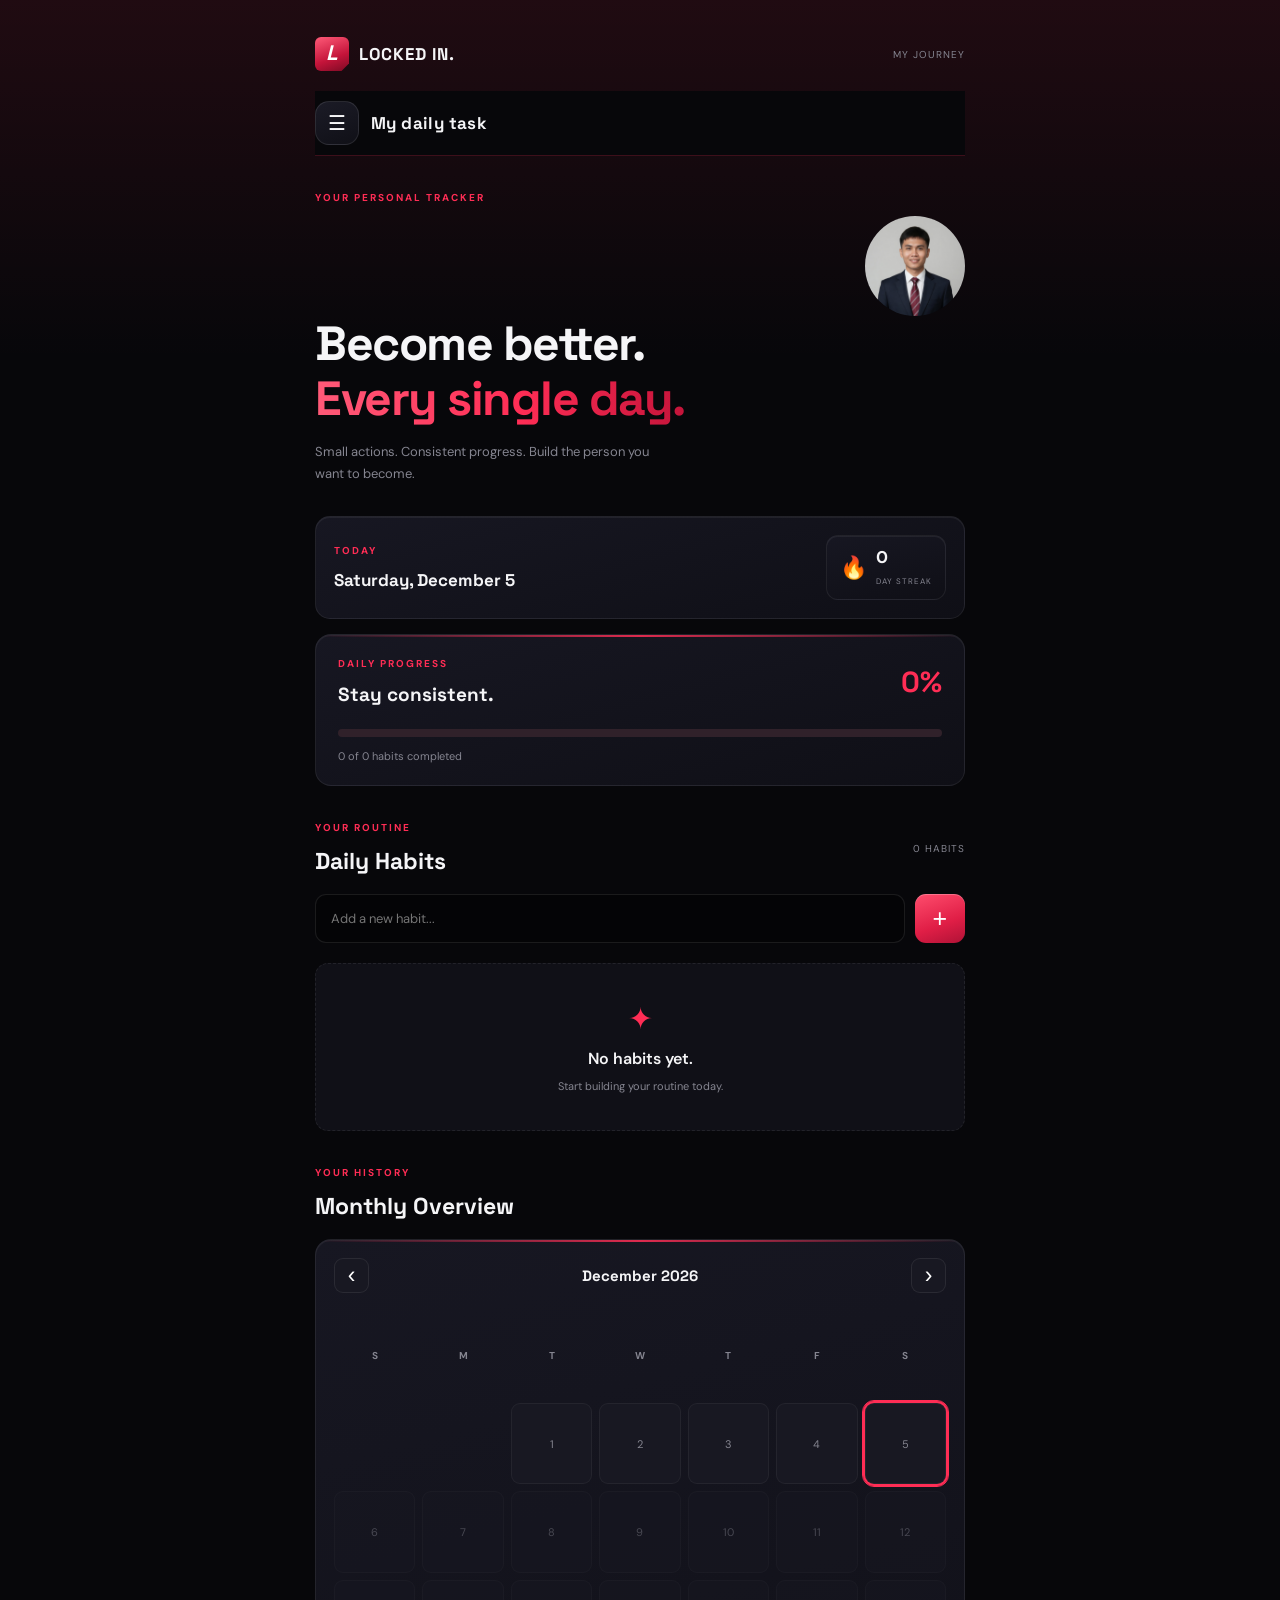
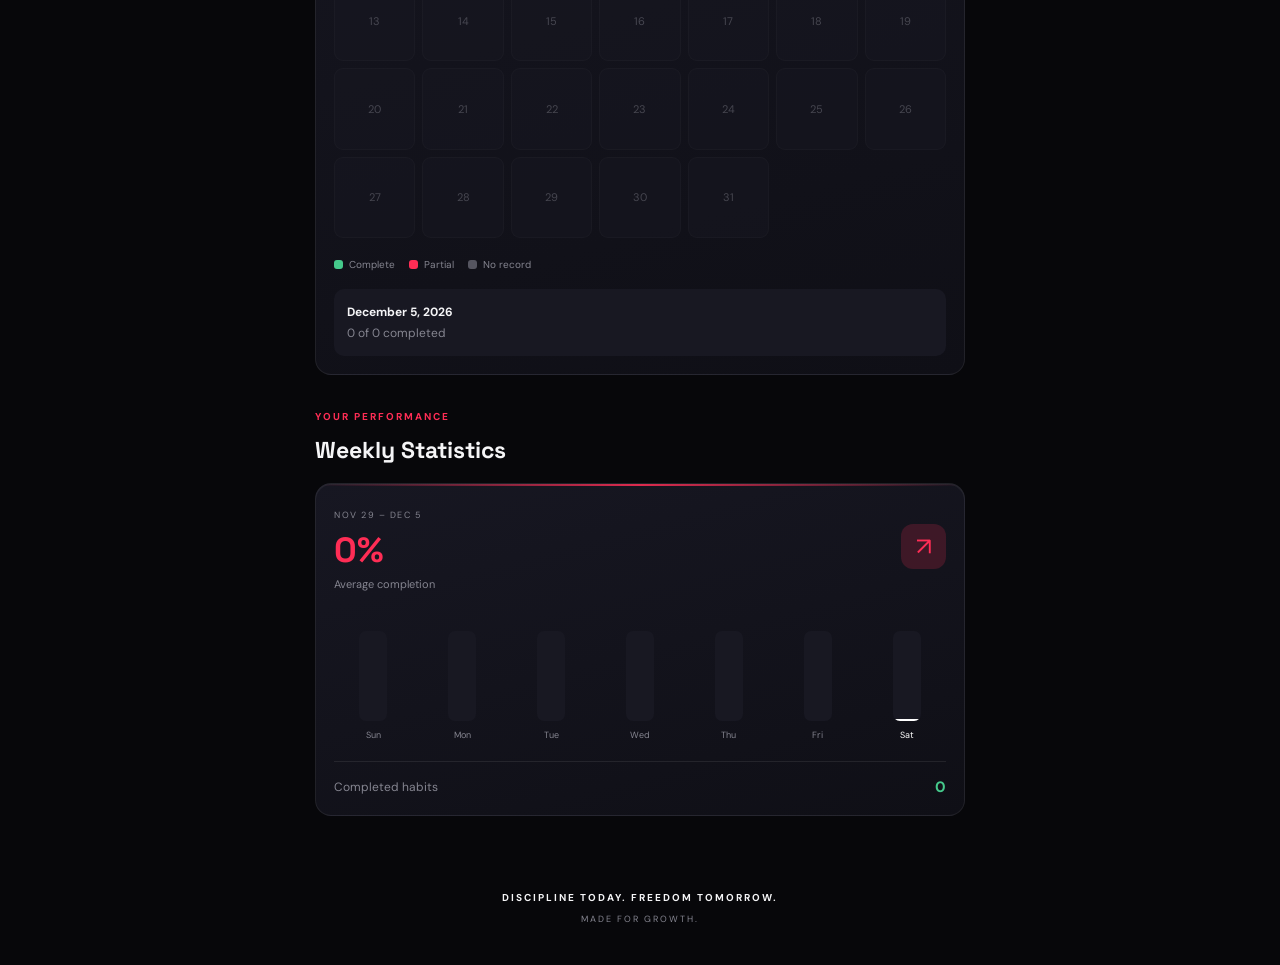
<file: index.html>
<!DOCTYPE html>
<html lang="en">
<head>
    <meta charset="UTF-8">
    <meta name="viewport" content="width=device-width, initial-scale=1.0">

    <title>LOCKED IN. | Habit Tracker</title>

    <link rel="stylesheet" href="style.css">
    <link rel="manifest" href="manifest.json">
    <meta name="theme-color" content="#09090d">
    <link rel="icon" href="icon.svg" type="image/svg+xml">

</head>

<body>

    <main class="app">

        <!-- HEADER -->
        <header class="header">
            <div class="brand">
                <span class="brand-icon">L.</span>
                <span>LOCKED IN.</span>
            </div>

            <div class="profile">
                <span>MY JOURNEY</span>
            </div>
        </header>

        <!-- MENU BAR (☰ opens the side menu, script.js builds it) -->
        <nav class="topbar" id="topbar">
            <button type="button" class="menu-btn" id="menuBtn"
                aria-label="Open menu" aria-expanded="false">☰</button>
            <span class="topbar-title" id="sectionTitle">My daily task</span>
        </nav>

        <!-- GREETING -->
        <section class="welcome">
            <p class="eyebrow">YOUR PERSONAL TRACKER</p>
          <img src="mac.jpg" alt="my photo">
            <h1>Become better.<br>
                <span>Every single day.</span>
            </h1>



            <p class="subtitle">
                Small actions. Consistent progress.
                Build the person you want to become.
            </p>

        </section>

        <!-- PANELS (ginagawa ng script.js) -->
        <div id="panels"></div>



        <!-- FOOTER -->
        <footer class="footer">
            <p>DISCIPLINE TODAY. FREEDOM TOMORROW.</p>
            <span>MADE FOR GROWTH.</span>
        </footer>

    </main>

    <script src="script.js"></script>

</body>
</html>
</file>
<file: style.css>
@import url('https://fonts.googleapis.com/css2?family=DM+Sans:wght@400;500;600;700;800&family=Space+Grotesk:wght@400;500;600;700&display=swap');

:root {
    --bg: #09090d;
    --card: #13131a;
    --card-light: #1a1a23;
    --border: #292933;
    --red: #ed254e;
    --red-glow: rgba(237, 37, 78, 0.15);
    --white: #f5f5f7;
    --muted: #858590;
    --green: #45c98b;
    --amber: #f5a623;
    --blue: #4da3ff;
}

* {
    margin: 0;
    padding: 0;
    box-sizing: border-box;
}

body {
    background: var(--bg);
    color: var(--white);
    font-family: 'DM Sans', sans-serif;
    min-height: 100vh;
    padding: 25px 16px;
}

.app {
    width: 100%;
    max-width: 650px;
    margin: auto;
}

/* HEADER */

.header {
    display: flex;
    justify-content: space-between;
    align-items: center;
    padding: 12px 0 20px;
}

.brand {
    display: flex;
    align-items: center;
    gap: 10px;
    font-family: 'Space Grotesk', sans-serif;
    font-size: 17px;
    font-weight: 700;
    letter-spacing: 1px;
}

.brand-icon {
    background: var(--red);
    width: 34px;
    height: 34px;
    border-radius: 10px;
    display: grid;
    place-items: center;
    color: white;
}

.profile {
    color: var(--muted);
    font-size: 10px;
    letter-spacing: 1px;
}

/* TOP BAR (menu) */

.topbar {
    display: flex;
    align-items: center;
    gap: 12px;
    position: sticky;
    top: 0;
    z-index: 50;
    padding: 10px 0;
    background: var(--bg);
    border-bottom: 1px solid var(--border);
}

.menu-btn {
    width: 44px;
    height: 44px;
    flex-shrink: 0;
    border-radius: 14px;
    border: 1px solid var(--border);
    background: var(--card);
    color: var(--white);
    font-size: 20px;
    cursor: pointer;
}

.menu-btn:active {
    transform: scale(0.94);
}

.topbar-title {
    font-family: 'Space Grotesk', sans-serif;
    font-size: 17px;
    font-weight: 700;
    overflow: hidden;
    text-overflow: ellipsis;
    white-space: nowrap;
}

body.no-scroll {
    overflow: hidden;
}

#panels {
    scroll-margin-top: 70px;
}

.panel {
    display: none;
}

.panel.active {
    display: block;
    animation: appear 0.25s ease;
}

/* WELCOME */

.welcome {
    padding: 35px 0 30px;
}

.eyebrow {
    color: var(--red);
    font-size: 10px;
    font-weight: 700;
    letter-spacing: 2px;
    margin-bottom: 12px;
}

.welcome h1 {
    font-family: 'Space Grotesk', sans-serif;
    font-size: clamp(34px, 8vw, 48px);
    line-height: 1.15;
    letter-spacing: -2px;
}

.welcome h1 span {
    color: var(--red);
}

.subtitle {
    color: var(--muted);
    font-size: 13px;
    line-height: 1.7;
    margin-top: 15px;
    max-width: 350px;
}

/* DATE */

.date-section {
    display: flex;
    justify-content: space-between;
    align-items: center;
    padding: 18px;
    background: var(--card);
    border: 1px solid var(--border);
    border-radius: 15px;
    margin-bottom: 15px;
}

.date-section h2 {
    font-family: 'Space Grotesk', sans-serif;
    font-size: 17px;
}

.streak {
    display: flex;
    align-items: center;
    gap: 9px;
    background: var(--card-light);
    padding: 10px 13px;
    border-radius: 12px;
}

.streak span {
    font-size: 22px;
}

.streak strong {
    display: block;
    font-size: 17px;
}

.streak small {
    color: var(--muted);
    font-size: 8px;
    letter-spacing: 1px;
}

/* PROGRESS */

.progress-card {
    background: linear-gradient(135deg, #21121a, #13131a 75%);
    border: 1px solid #44202d;
    border-radius: 16px;
    padding: 22px;
    margin-bottom: 35px;
}

.progress-heading {
    display: flex;
    justify-content: space-between;
    align-items: center;
}

.progress-heading h2 {
    font-family: 'Space Grotesk', sans-serif;
    font-size: 19px;
}

.progress-percent {
    color: var(--red);
    font-family: 'Space Grotesk', sans-serif;
    font-size: 29px;
    font-weight: 700;
}

.progress-track {
    height: 8px;
    background: #30212a;
    border-radius: 20px;
    overflow: hidden;
    margin: 22px 0 12px;
}

.progress-fill {
    width: 0%;
    height: 100%;
    background: var(--red);
    border-radius: 20px;
    transition: width 0.4s ease;
    box-shadow: 0 0 12px var(--red);
}

.progress-caption {
    color: var(--muted);
    font-size: 11px;
}

/* HABITS */

.habits-section {
    margin-bottom: 35px;
}

.section-heading {
    display: flex;
    justify-content: space-between;
    align-items: center;
    margin-bottom: 18px;
}

.section-heading h2 {
    font-family: 'Space Grotesk', sans-serif;
    font-size: 23px;
}

.item-count {
    color: var(--muted);
    font-size: 10px;
    letter-spacing: 1px;
}

/* ADD HABIT */

.habit-form {
    display: flex;
    gap: 10px;
    margin-bottom: 20px;
}

.habit-form input {
    flex: 1;
    min-width: 0;
    background: var(--card);
    border: 1px solid var(--border);
    outline: none;
    color: white;
    padding: 15px;
    border-radius: 11px;
    font-family: inherit;
    font-size: 13px;
}

.habit-form input:focus {
    border-color: var(--red);
}

.habit-form button {
    width: 50px;
    border: none;
    border-radius: 11px;
    background: var(--red);
    color: white;
    font-size: 25px;
    cursor: pointer;
    transition: 0.2s;
}

.habit-form button:active {
    transform: scale(0.93);
}

/* HABIT ITEMS */

.habit-list {
    display: flex;
    flex-direction: column;
    gap: 10px;
}

.habit-item {
    display: flex;
    align-items: center;
    gap: 13px;
    background: var(--card);
    border: 1px solid var(--border);
    padding: 16px;
    border-radius: 13px;
    transition: 0.2s;
    animation: appear 0.3s ease;
}

.habit-item.completed {
    border-color: #254c3c;
    background: #101c18;
}

.habit-check {
    width: 23px;
    height: 23px;
    accent-color: var(--red);
    cursor: pointer;
    flex-shrink: 0;
}

.habit-name {
    flex: 1;
    font-size: 13px;
    overflow-wrap: anywhere;
}

.completed .habit-name {
    color: var(--muted);
    text-decoration: line-through;
}

.delete-btn {
    background: transparent;
    border: none;
    color: var(--muted);
    font-size: 18px;
    padding: 5px;
    cursor: pointer;
}

.delete-btn:hover {
    color: var(--red);
}

/* EMPTY STATE */

.empty-state {
    text-align: center;
    padding: 35px 15px;
    background: var(--card);
    border: 1px dashed var(--border);
    border-radius: 13px;
}

.empty-state span {
    color: var(--red);
    font-size: 30px;
}

.empty-state p {
    margin: 10px 0 5px;
    font-weight: 600;
}

.empty-state small {
    color: var(--muted);
    font-size: 11px;
}

/* FOOTER */

.footer {
    text-align: center;
    padding: 40px 0 15px;
}

.footer p {
    font-size: 10px;
    font-weight: 700;
    letter-spacing: 2px;
}

.footer span {
    display: block;
    color: var(--muted);
    font-size: 9px;
    margin-top: 9px;
    letter-spacing: 2px;
}

@keyframes appear {
    from {
        opacity: 0;
        transform: translateY(8px);
    }

    to {
        opacity: 1;
        transform: translateY(0);
    }
}


/* =================================
   CALENDAR
================================= */

.calendar-section,
.stats-section {
    margin-bottom: 35px;
}

.calendar-card,
.stats-card {
    background: var(--card);
    border: 1px solid var(--border);
    border-radius: 16px;
    padding: 18px;
}

.calendar-header {
    display: flex;
    justify-content: space-between;
    align-items: center;
    margin-bottom: 22px;
}

.calendar-header h3 {
    font-family: 'Space Grotesk', sans-serif;
    font-size: 15px;
}

.calendar-header button {
    width: 35px;
    height: 35px;
    background: var(--card-light);
    border: 1px solid var(--border);
    color: white;
    border-radius: 9px;
    font-size: 23px;
    cursor: pointer;
}

.calendar-grid {
    display: grid;
    grid-template-columns: repeat(7, minmax(0, 1fr));
    gap: 7px;
}

.calendar-day {
    aspect-ratio: 1;
    display: grid;
    place-items: center;
    border-radius: 9px;
    background: var(--card-light);
    color: var(--muted);
    font-family: inherit;
    font-size: 11px;
    border: 1px solid transparent;
}

.calendar-day.weekday {
    background: transparent;
    font-size: 10px;
    font-weight: 700;
    color: var(--muted);
}

.calendar-day.complete {
    background: rgba(69, 201, 139, 0.17);
    color: var(--green);
    border-color: rgba(69, 201, 139, 0.3);
}

.calendar-day.partial {
    background: var(--red-glow);
    color: var(--red);
    border-color: rgba(237, 37, 78, 0.3);
}

.calendar-day.off {
    background: #26262f;
    color: #b4b4c0;
    border-color: #3a3a46;
}

.calendar-day.today {
    outline: 1px solid var(--red);
    outline-offset: 2px;
}

.calendar-day.selected {
    box-shadow: 0 0 0 2px var(--white);
}

.calendar-day:not(.weekday):not(.empty) {
    cursor: pointer;
}

.calendar-day:disabled {
    opacity: 0.45;
    cursor: default;
}

.calendar-day.empty {
    visibility: hidden;
}

.calendar-legend {
    display: flex;
    flex-wrap: wrap;
    gap: 14px;
    margin-top: 20px;
    color: var(--muted);
    font-size: 10px;
}

.calendar-legend span {
    display: flex;
    align-items: center;
    gap: 6px;
}

.calendar-legend i {
    width: 9px;
    height: 9px;
    border-radius: 3px;
}

.legend-complete {
    background: var(--green);
}

.legend-partial {
    background: var(--red);
}

.legend-off {
    background: #8a8a98;
}

.legend-empty {
    background: #555560;
}

.selected-day {
    margin-top: 18px;
    padding: 13px;
    background: var(--card-light);
    border-radius: 10px;
    color: var(--muted);
    font-size: 12px;
    line-height: 1.7;
}

.selected-day strong {
    color: var(--white);
}

/* WEEKLY STATISTICS */

.stats-top {
    display: flex;
    justify-content: space-between;
    align-items: center;
}

.stats-top small {
    color: var(--muted);
    letter-spacing: 1.5px;
    font-size: 9px;
}

.stats-top h3 {
    color: var(--red);
    font-family: 'Space Grotesk', sans-serif;
    font-size: 35px;
    margin: 5px 0;
}

.stats-top p {
    color: var(--muted);
    font-size: 11px;
}

.stats-icon {
    width: 45px;
    height: 45px;
    display: grid;
    place-items: center;
    border-radius: 12px;
    background: var(--red-glow);
    color: var(--red);
    font-size: 25px;
}

.weekly-chart {
    display: grid;
    grid-template-columns: repeat(7, minmax(0, 1fr));
    gap: 10px;
    align-items: end;
    height: 125px;
    margin-top: 25px;
}

.chart-column {
    display: flex;
    flex-direction: column;
    align-items: center;
    justify-content: end;
    height: 100%;
    gap: 8px;
}

.chart-track {
    width: 100%;
    max-width: 28px;
    height: 90px;
    background: var(--card-light);
    border-radius: 7px;
    display: flex;
    align-items: end;
    overflow: hidden;
}

.chart-fill {
    width: 100%;
    background: var(--red);
    border-radius: 7px;
    min-height: 0;
    transition: height 0.3s ease;
}

.chart-column small {
    color: var(--muted);
    font-size: 9px;
}

.chart-column.active small {
    color: #fff;
}

.chart-column.active .chart-fill {
    box-shadow: 0 0 0 2px #fff;
}

.stats-bottom {
    display: flex;
    justify-content: space-between;
    align-items: center;
    gap: 12px;
    border-top: 1px solid var(--border);
    margin-top: 20px;
    padding-top: 15px;
    font-size: 12px;
}

.stats-bottom span {
    color: var(--muted);
}

.stats-bottom strong {
    color: var(--green);
    font-size: 15px;
    text-align: right;
}


/* =================================
   CONSTRUCTION WORK LOG
================================= */

.work-stats {
    margin-bottom: 35px;
}

.work-stats .chart-fill {
    background: var(--amber);
}

.work-stats .stats-top h3,
.rec-work h3 {
    color: var(--amber);
}

.work-stats .stats-icon {
    background: rgba(245, 166, 35, 0.15);
    color: var(--amber);
    font-size: 22px;
}

.entry {
    margin-top: 18px;
    padding: 14px;
    background: var(--card-light);
    border-radius: 12px;
}

.entry-date {
    font-family: 'Space Grotesk', sans-serif;
    font-size: 14px;
    font-weight: 600;
    margin-bottom: 12px;
}

.toggle-row {
    display: flex;
    gap: 8px;
    margin-bottom: 12px;
}

.toggle-btn {
    flex: 1;
    padding: 12px;
    border-radius: 10px;
    border: 1px solid var(--border);
    background: var(--card);
    color: var(--muted);
    font-family: inherit;
    font-size: 13px;
    font-weight: 600;
    cursor: pointer;
}

.toggle-btn.on {
    background: var(--green);
    border-color: var(--green);
    color: #07140e;
}

.toggle-btn.on.off-btn {
    background: #3a3a46;
    border-color: #4c4c5a;
    color: #fff;
}

.field {
    width: 100%;
    background: var(--card);
    border: 1px solid var(--border);
    border-radius: 10px;
    color: #fff;
    padding: 13px;
    font-family: inherit;
    font-size: 13px;
    margin-bottom: 10px;
    outline: none;
}

.field:focus {
    border-color: var(--red);
}

.entry-actions {
    display: flex;
    gap: 8px;
    margin-top: 2px;
}

.primary-btn,
.ghost-btn {
    flex: 1;
    padding: 13px;
    border-radius: 10px;
    font-family: inherit;
    font-size: 13px;
    font-weight: 600;
    cursor: pointer;
}

.primary-btn {
    background: var(--red);
    border: none;
    color: #fff;
}

.ghost-btn {
    background: transparent;
    border: 1px solid var(--border);
    color: var(--muted);
}

.ghost-btn:disabled {
    opacity: 0.4;
    cursor: default;
}

.work-list {
    display: flex;
    flex-direction: column;
    gap: 8px;
}

.work-row {
    display: flex;
    justify-content: space-between;
    align-items: center;
    gap: 12px;
    width: 100%;
    background: var(--card);
    border: 1px solid var(--border);
    border-radius: 12px;
    padding: 13px 14px;
    color: var(--white);
    font-family: inherit;
    text-align: left;
    cursor: pointer;
}

.work-row .row-main {
    min-width: 0;
}

.work-row .row-date {
    font-size: 13px;
    font-weight: 600;
}

.work-row .row-site {
    display: block;
    color: var(--muted);
    font-size: 11px;
    margin-top: 2px;
    overflow-wrap: anywhere;
}

.work-row .row-pay {
    color: var(--green);
    font-weight: 700;
    font-size: 14px;
    white-space: nowrap;
}

.work-row .row-pay.is-off {
    color: var(--muted);
    font-weight: 500;
}

.work-empty {
    text-align: center;
    color: var(--muted);
    font-size: 12px;
    padding: 20px;
    background: var(--card);
    border: 1px dashed var(--border);
    border-radius: 12px;
}


/* =================================
   ALL RECORDS
================================= */

.calendar-day.rec {
    display: flex;
    flex-direction: column;
    justify-content: center;
    align-items: center;
    gap: 4px;
}

.dots {
    display: flex;
    gap: 3px;
}

.dot {
    width: 5px;
    height: 5px;
    border-radius: 50%;
    background: #33333d;
}

.dot.good {
    background: var(--green);
}

.dot.part {
    background: var(--red);
}

.dot.work {
    background: var(--amber);
}

.dot.off {
    background: #8a8a98;
}

.rec-note {
    color: var(--muted);
    font-size: 10px;
    margin-top: 14px;
    line-height: 1.6;
}

.rec-card {
    margin-bottom: 12px;
}

.rec-top {
    display: flex;
    justify-content: space-between;
    align-items: flex-end;
    gap: 10px;
}

.rec-top small {
    color: var(--muted);
    letter-spacing: 1.5px;
    font-size: 9px;
}

.rec-top h3 {
    color: var(--red);
    font-family: 'Space Grotesk', sans-serif;
    font-size: 28px;
    margin-top: 4px;
}

.rec-sub {
    color: var(--muted);
    font-size: 11px;
    text-align: right;
}

.weekly-chart.mini {
    height: 90px;
    margin-top: 16px;
}

.mini .chart-track {
    height: 56px;
}

.rec-work .chart-fill {
    background: var(--amber);
}

.rec-vit h3 {
    color: var(--green);
}

.rec-vit .chart-fill {
    background: var(--green);
}

@media (max-width: 380px) {
    .calendar-grid {
        gap: 4px;
    }

    .calendar-day {
        font-size: 10px;
    }

    .calendar-legend {
        gap: 8px;
        font-size: 9px;
    }
}

/* =================================
   SIDEBAR (menu sa gilid)
================================= */

.sidebar-backdrop {
    position: fixed;
    inset: 0;
    background: rgba(0, 0, 0, 0.65);
    opacity: 0;
    pointer-events: none;
    transition: opacity 0.25s ease;
    z-index: 950;
}

.sidebar-backdrop.open {
    opacity: 1;
    pointer-events: auto;
}

.sidebar {
    position: fixed;
    top: 0;
    left: 0;
    bottom: 0;
    width: min(86vw, 340px);
    display: flex;
    flex-direction: column;
    padding: 22px 14px 16px;
    background: #17171d;
    border-right: 1px solid var(--border);
    border-radius: 0 26px 26px 0;
    overflow-y: auto;
    transform: translateX(-104%);
    visibility: hidden;
    transition: transform 0.28s ease, visibility 0s 0.28s;
    z-index: 960;
}

.sidebar.open {
    transform: none;
    visibility: visible;
    transition: transform 0.28s ease, visibility 0s;
}

.sb-head {
    display: flex;
    justify-content: space-between;
    align-items: center;
    padding: 0 8px 10px;
}

.sb-brand {
    display: flex;
    align-items: center;
    gap: 10px;
    font-family: 'Space Grotesk', sans-serif;
    font-size: 16px;
    font-weight: 700;
    letter-spacing: 1px;
}

.sb-close {
    width: 38px;
    height: 38px;
    border-radius: 12px;
    border: 1px solid var(--border);
    background: var(--card-light);
    color: var(--white);
    font-size: 16px;
    cursor: pointer;
}

.sb-list {
    flex: 1;
}

.sb-group {
    color: var(--red);
    font-size: 10px;
    font-weight: 700;
    letter-spacing: 2px;
    margin: 18px 12px 6px;
}

.sb-item {
    display: flex;
    align-items: center;
    gap: 12px;
    width: 100%;
    padding: 12px;
    border: none;
    border-radius: 16px;
    background: transparent;
    color: var(--white);
    font-family: inherit;
    font-size: 15px;
    text-align: left;
    cursor: pointer;
}

.sb-item.active {
    background: #34343d;
}

.sb-icon {
    width: 36px;
    height: 36px;
    flex-shrink: 0;
    display: grid;
    place-items: center;
    border-radius: 11px;
    background: var(--card-light);
    font-size: 18px;
}

.sb-name {
    flex: 1;
    font-weight: 600;
    min-width: 0;
}

.sb-sum {
    color: var(--muted);
    font-size: 13px;
    white-space: nowrap;
}

.sb-chev {
    color: var(--muted);
    font-size: 20px;
}

.sb-foot {
    margin-top: 14px;
    padding-top: 12px;
    border-top: 1px solid var(--border);
}


/* =================================
   MONEY MANAGER
================================= */

.field {
    color-scheme: dark;
}

.money-stats .stats-top h3 {
    color: var(--white);
}

.money-stats .stats-top h3.pos {
    color: var(--green);
}

.money-stats .stats-top h3.neg {
    color: var(--red);
}

.money-stats .stats-icon {
    background: rgba(77, 163, 255, 0.15);
    color: var(--blue);
    font-size: 22px;
}

.money-stats .calendar-header {
    margin-bottom: 14px;
}

.cat-title {
    color: var(--muted);
    font-size: 9px;
    letter-spacing: 1.5px;
    margin: 22px 0 12px;
}

.cat-list,
.budget-list {
    display: flex;
    flex-direction: column;
    gap: 12px;
}

.cat-head {
    display: flex;
    justify-content: space-between;
    gap: 10px;
    margin-bottom: 6px;
    font-size: 12px;
}

.cat-name {
    font-weight: 600;
}

.cat-amt {
    color: var(--muted);
    white-space: nowrap;
}

.cat-track {
    height: 6px;
    border-radius: 20px;
    background: var(--card-light);
    overflow: hidden;
}

.cat-fill {
    height: 100%;
    border-radius: 20px;
    background: var(--red);
}

.cat-empty {
    color: var(--muted);
    font-size: 12px;
    line-height: 1.6;
}

.budget-row {
    width: 100%;
    padding: 12px;
    border: 1px solid var(--border);
    border-radius: 12px;
    background: var(--card-light);
    color: var(--white);
    font-family: inherit;
    text-align: left;
    cursor: pointer;
}

.budget-row .cat-track {
    background: var(--card);
}

.budget-row .cat-fill {
    background: var(--green);
}

.budget-row.warn {
    border-color: rgba(245, 166, 35, 0.5);
}

.budget-row.warn .cat-fill {
    background: var(--amber);
}

.budget-row.over {
    border-color: rgba(237, 37, 78, 0.55);
}

.budget-row.over .cat-fill {
    background: var(--red);
}

.budget-foot {
    margin-top: 7px;
    color: var(--muted);
    font-size: 11px;
}

.budget-row.over .budget-foot {
    color: var(--red);
}

.chip-btn {
    padding: 9px 14px;
    border: 1px solid var(--border);
    border-radius: 999px;
    background: var(--card);
    color: var(--white);
    font-family: inherit;
    font-size: 12px;
    font-weight: 600;
    cursor: pointer;
    white-space: nowrap;
}

.chip-row {
    display: flex;
    gap: 8px;
    margin-bottom: 14px;
    overflow-x: auto;
    scrollbar-width: none;
}

.chip-row::-webkit-scrollbar {
    display: none;
}

.chip {
    flex: 0 0 auto;
    padding: 8px 14px;
    border: 1px solid var(--border);
    border-radius: 999px;
    background: var(--card);
    color: var(--muted);
    font-family: inherit;
    font-size: 12px;
    font-weight: 600;
    white-space: nowrap;
    cursor: pointer;
}

.chip.active {
    background: var(--red);
    border-color: var(--red);
    color: #fff;
}

.tx-day {
    margin: 8px 2px 0;
    color: var(--muted);
    font-size: 10px;
    letter-spacing: 1.5px;
    text-transform: uppercase;
}

.tx-icon {
    width: 38px;
    height: 38px;
    flex-shrink: 0;
    display: grid;
    place-items: center;
    border-radius: 12px;
    background: var(--card-light);
    font-size: 18px;
}

.tx-row .row-main,
.wallet-row .row-main {
    flex: 1;
}

.work-row .row-pay.is-exp {
    color: var(--red);
}

.dual {
    display: flex;
    gap: 3px;
    align-items: flex-end;
    height: 90px;
}

.dual .chart-track,
.mini .dual .chart-track {
    width: 10px;
    max-width: none;
    height: 100%;
}

.mini .dual {
    height: 56px;
}

.chart-fill.inc {
    background: var(--green);
}

.chart-fill.exp {
    background: var(--red);
}

.flow-legend {
    display: flex;
    gap: 14px;
    margin-top: 12px;
    color: var(--muted);
    font-size: 10px;
}

.flow-legend i {
    display: inline-block;
    width: 9px;
    height: 9px;
    margin-right: 6px;
    border-radius: 3px;
}

.lg-in {
    background: var(--green);
}

.lg-out {
    background: var(--red);
}

.action-row {
    display: flex;
    gap: 10px;
    margin-bottom: 14px;
}

.entry.flush {
    margin-top: 0;
}

.toggle-btn.on.exp-btn {
    background: var(--red);
    border-color: var(--red);
    color: #fff;
}

.toggle-btn.on.inc-btn {
    background: var(--green);
    border-color: var(--green);
    color: #07140e;
}

.ghost-btn.danger-btn {
    border-color: #6b1a2c;
    color: #ff6b88;
}

.wide-btn {
    width: 100%;
    margin-top: 8px;
}

.sheet-label {
    display: block;
    margin: 12px 2px 6px;
    color: var(--muted);
    font-size: 11px;
    letter-spacing: 1px;
}

.sheet-field .field {
    margin-bottom: 0;
}

.sheet-form .entry-actions {
    margin-top: 16px;
}

.rec-money h3 {
    color: var(--blue);
}

.dot.money {
    background: var(--blue);
}


 img {
    display: block;
    width: 100px;
    height: 100px;
    object-fit: cover;
    border-radius: 50%;
    margin-left: auto;
}

/* ==========================================================
   V8 THEME — madilim at pula, mas matapang
   (nasa dulo ng file para madaling alisin kung ayaw mo)
   ========================================================== */

:root {
    --bg: #07070a;
    --card: #101017;
    --card-light: #181822;
    --border: rgba(255, 255, 255, 0.08);
    --red: #ff2d55;
    --red-glow: rgba(255, 45, 85, 0.18);
}

html {
    background: var(--bg);
}

body {
    background:
        linear-gradient(180deg, rgba(255, 45, 85, 0.10) 0, transparent 360px),
        var(--bg);
}

/* Header at topbar */

.topbar {
    background: var(--bg);
    border-bottom: 1px solid rgba(255, 45, 85, 0.22);
}

.menu-btn {
    background: linear-gradient(160deg, #1b1b26, #101017);
    border: 1px solid rgba(255, 255, 255, 0.1);
}

.topbar-title {
    letter-spacing: 0.4px;
}

.brand-icon {
    font-size: 0;
    background: linear-gradient(160deg, #ff5a78, #c4143a 60%, #7d0a24);
    clip-path: polygon(0 0, 100% 0, 100% 78%, 78% 100%, 0 100%);
    border-radius: 6px;
}

.brand-icon::before {
    content: "L";
    font-size: 21px;
    font-weight: 800;
    font-style: italic;
}

/* Welcome */

.welcome h1 {
    letter-spacing: -1.5px;
}

.welcome h1 span {
    background: linear-gradient(90deg, #ff5a78, #ff2d55 55%, #c4143a);
    -webkit-background-clip: text;
    background-clip: text;
    -webkit-text-fill-color: transparent;
    color: transparent;
}

.eyebrow {
    color: var(--red);
}

/* Mga card */

.stats-card,
.progress-card,
.calendar-card,
.rec-card,
.habit-item,
.work-row,
.date-section,
.streak {
    background: linear-gradient(165deg, #171722 0%, #0f0f16 100%);
    border: 1px solid rgba(255, 255, 255, 0.07);
    box-shadow: inset 0 1px 0 rgba(255, 255, 255, 0.06);
}

.stats-card,
.progress-card,
.calendar-card {
    position: relative;
    overflow: hidden;
}

.stats-card::before,
.progress-card::before,
.calendar-card::before {
    content: "";
    position: absolute;
    top: 0;
    left: 0;
    right: 0;
    height: 2px;
    background: linear-gradient(90deg, transparent, rgba(255, 45, 85, 0.85), transparent);
    pointer-events: none;
}

.entry {
    background: rgba(255, 255, 255, 0.03);
    border: 1px solid rgba(255, 255, 255, 0.06);
}

/* Progress bar */


.progress-fill {
    background: linear-gradient(90deg, #c4143a, #ff2d55 60%, #ff7a92);
}

/* Mga button */

.primary-btn,
.habit-form button {
    background: linear-gradient(160deg, #ff4d6d, #e01e46 60%, #b01236);
    border: 0;
    box-shadow: inset 0 1px 0 rgba(255, 255, 255, 0.25);
    letter-spacing: 0.4px;
}

.primary-btn:active,
.habit-form button:active {
    transform: scale(0.97);
}

.ghost-btn,
.toggle-btn {
    border: 1px solid rgba(255, 255, 255, 0.1);
}

.field,
.habit-form input {
    background: rgba(0, 0, 0, 0.35);
    border: 1px solid rgba(255, 255, 255, 0.09);
}

.field:focus,
.habit-form input:focus {
    border-color: var(--red);
    box-shadow: 0 0 0 3px rgba(255, 45, 85, 0.18);
    outline: none;
}

/* Calendar */

.calendar-day:not(.weekday):not(.empty) {
    border: 1px solid rgba(255, 255, 255, 0.05);
}

.calendar-day.selected {
    box-shadow: 0 0 0 2px var(--red);
}

/* Sidebar */

.sidebar {
    background: linear-gradient(180deg, #12121a 0%, #08080c 100%);
    border-right: 1px solid rgba(255, 45, 85, 0.25);
}

.sb-item {
    border: 1px solid transparent;
}

.sb-item.active {
    background: linear-gradient(90deg, rgba(255, 45, 85, 0.22), rgba(255, 45, 85, 0.04));
    border-color: rgba(255, 45, 85, 0.4);
    box-shadow: inset 3px 0 0 var(--red);
}

.sb-group {
    color: var(--red);
    letter-spacing: 2px;
}

/* Footer */

.footer p {
    letter-spacing: 2px;
}
</file>
